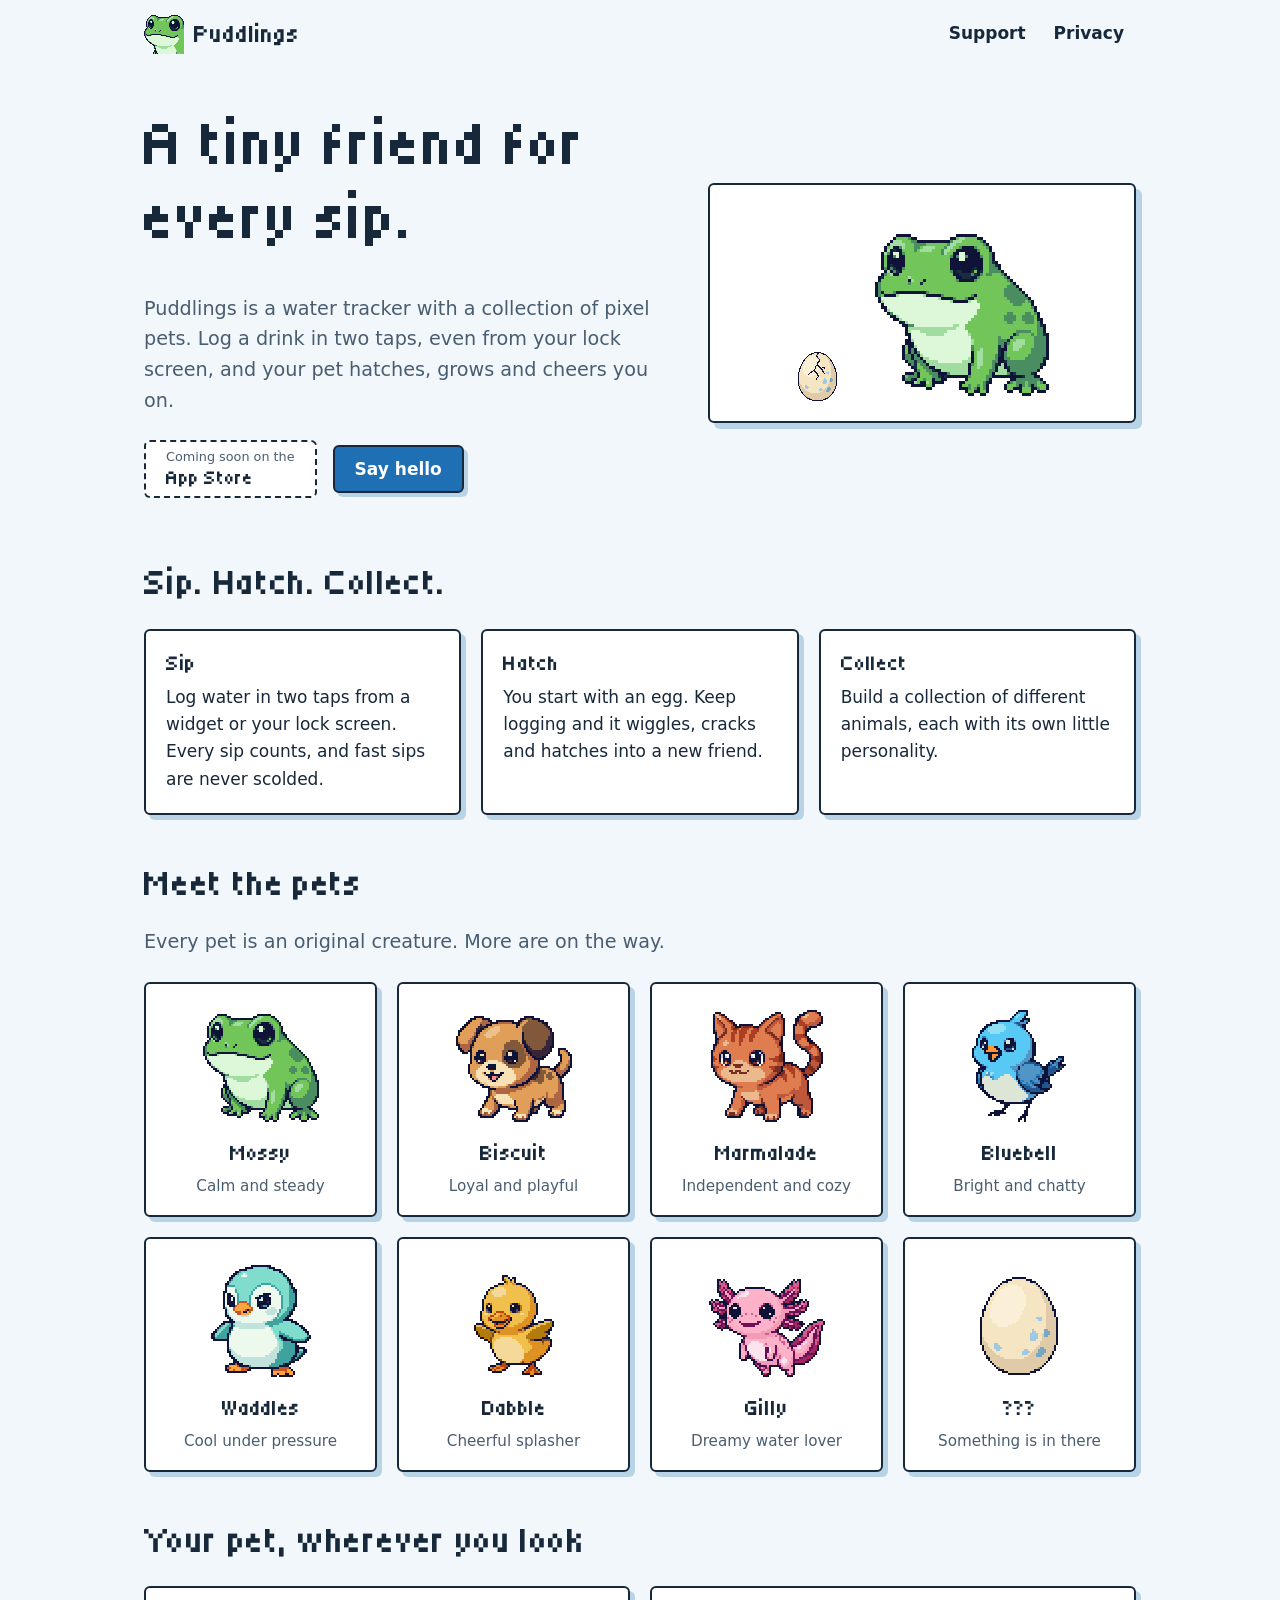
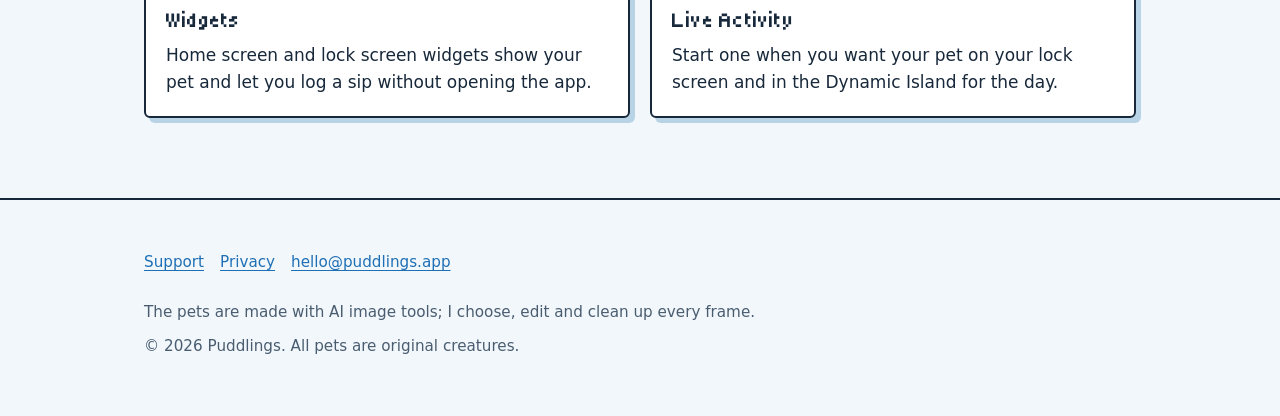
<file: index.html>
<!doctype html>
<html lang="en">
<head>
  <meta charset="utf-8">
  <meta name="viewport" content="width=device-width, initial-scale=1">
  <title>Puddlings: a tiny friend for every sip</title>
  <meta name="description" content="A tiny friend for every sip. Log a drink from your lock screen and a pixel pet hatches, grows and cheers you on.">
  <meta name="color-scheme" content="light dark">
  <link rel="icon" type="image/png" href="/favicon.png">
  <link rel="apple-touch-icon" href="/apple-touch-icon.png">
  <link rel="stylesheet" href="/style.css">
  <link rel="preload" href="/assets/fonts/Tiny5-Regular.ttf" as="font" type="font/ttf" crossorigin>
  <meta property="og:type" content="website">
  <meta property="og:site_name" content="Puddlings">
  <meta property="og:title" content="Puddlings: a tiny friend for every sip">
  <meta property="og:description" content="A tiny friend for every sip. Log a drink from your lock screen and a pixel pet hatches, grows and cheers you on.">
  <meta property="og:url" content="https://puddlings.app/">
  <meta property="og:image" content="https://puddlings.app/assets/og.png">
  <meta property="og:image:width" content="1200">
  <meta property="og:image:height" content="630">
  <meta property="og:image:alt" content="Pixel-art pets of Puddlings: a frog, a puppy, a cat and a penguin.">
  <meta name="twitter:card" content="summary_large_image">
  <meta name="twitter:image" content="https://puddlings.app/assets/og.png">
</head>
<body>
<a class="skip" href="#main">Skip to content</a>
<header class="site-header">
  <div class="wrap">
    <a class="brand" href="/"><img src="/favicon.png" alt="" width="40" height="40">Puddlings</a>
    <nav aria-label="Main">
      <ul>
        <li><a href="/support.html">Support</a></li>
        <li><a href="/privacy.html">Privacy</a></li>
      </ul>
    </nav>
  </div>
</header>
<main id="main">
  <section class="hero">
    <div class="wrap hero-grid">
      <div>
        <h1>A tiny friend for every sip.</h1>
        <p class="lede">Puddlings is a water tracker with a collection of pixel pets. Log a drink in two taps, even from your lock screen, and your pet hatches, grows and cheers you on.</p>
        <div class="cta-row">
          <!-- TODO (Ofek): replace this placeholder with the official App Store badge and link once the app is live. -->
          <div class="badge" role="note" aria-label="Coming soon on the App Store">
            <small>Coming soon on the</small>
            <strong>App Store</strong>
          </div>
          <a class="btn" href="mailto:hello@puddlings.app">Say hello</a>
        </div>
      </div>
      <div class="stage" aria-hidden="true">
        <img class="px s1" src="/assets/pets/egg_3_64_native.png" alt="" width="64" height="64">
        <img class="px s3 bob" src="/assets/pets/frog_64_native.png" alt="" width="192" height="192">
      </div>
    </div>
  </section>

  <section aria-labelledby="how">
    <div class="wrap">
      <h2 id="how">Sip. Hatch. Collect.</h2>
      <ol class="steps">
        <li class="card"><h3>Sip</h3><p>Log water in two taps from a widget or your lock screen. Every sip counts, and fast sips are never scolded.</p></li>
        <li class="card"><h3>Hatch</h3><p>You start with an egg. Keep logging and it wiggles, cracks and hatches into a new friend.</p></li>
        <li class="card"><h3>Collect</h3><p>Build a collection of different animals, each with its own little personality.</p></li>
      </ol>
    </div>
  </section>

  <section aria-labelledby="pets">
    <div class="wrap">
      <h2 id="pets">Meet the pets</h2>
      <p class="lede">Every pet is an original creature. More are on the way.</p>
      <ul class="pets">
        <li class="card pet"><img class="px s2" src="/assets/pets/frog_64_native.png" alt="Mossy, a pixel-art pet" width="128" height="128"><strong>Mossy</strong><span>Calm and steady</span></li>
        <li class="card pet"><img class="px s2" src="/assets/pets/puppy_64_native.png" alt="Biscuit, a pixel-art pet" width="128" height="128"><strong>Biscuit</strong><span>Loyal and playful</span></li>
        <li class="card pet"><img class="px s2" src="/assets/pets/cat_64_native.png" alt="Marmalade, a pixel-art pet" width="128" height="128"><strong>Marmalade</strong><span>Independent and cozy</span></li>
        <li class="card pet"><img class="px s2" src="/assets/pets/bird_64_native.png" alt="Bluebell, a pixel-art pet" width="128" height="128"><strong>Bluebell</strong><span>Bright and chatty</span></li>
        <li class="card pet"><img class="px s2" src="/assets/pets/pengo_64_native.png" alt="Waddles, a pixel-art pet" width="128" height="128"><strong>Waddles</strong><span>Cool under pressure</span></li>
        <li class="card pet"><img class="px s2" src="/assets/pets/dux_64_native.png" alt="Dabble, a pixel-art pet" width="128" height="128"><strong>Dabble</strong><span>Cheerful splasher</span></li>
        <li class="card pet"><img class="px s2" src="/assets/pets/axo_64_native.png" alt="Gilly, a pixel-art pet" width="128" height="128"><strong>Gilly</strong><span>Dreamy water lover</span></li>
        <li class="card pet"><img class="px s2" src="/assets/pets/egg_1_64_native.png" alt="A mystery egg" width="128" height="128"><strong>???</strong><span>Something is in there</span></li>
      </ul>
    </div>
  </section>

  <section aria-labelledby="where">
    <div class="wrap">
      <h2 id="where">Your pet, wherever you look</h2>
      <div class="where">
        <div class="card"><h3>Widgets</h3><p>Home screen and lock screen widgets show your pet and let you log a sip without opening the app.</p></div>
        <div class="card"><h3>Live Activity</h3><p>Start one when you want your pet on your lock screen and in the Dynamic Island for the day.</p></div>
      </div>
    </div>
  </section>
</main>
<footer class="site-footer">
  <div class="wrap">
    <ul>
      <li><a href="/support.html">Support</a></li>
      <li><a href="/privacy.html">Privacy</a></li>
      <li><a href="mailto:hello@puddlings.app">hello@puddlings.app</a></li>
    </ul>
    <p>The pets are made with AI image tools; I choose, edit and clean up every frame.</p>
    <p>&copy; 2026 Puddlings. All pets are original creatures.</p>
  </div>
</footer>
</body>
</html>
</file>
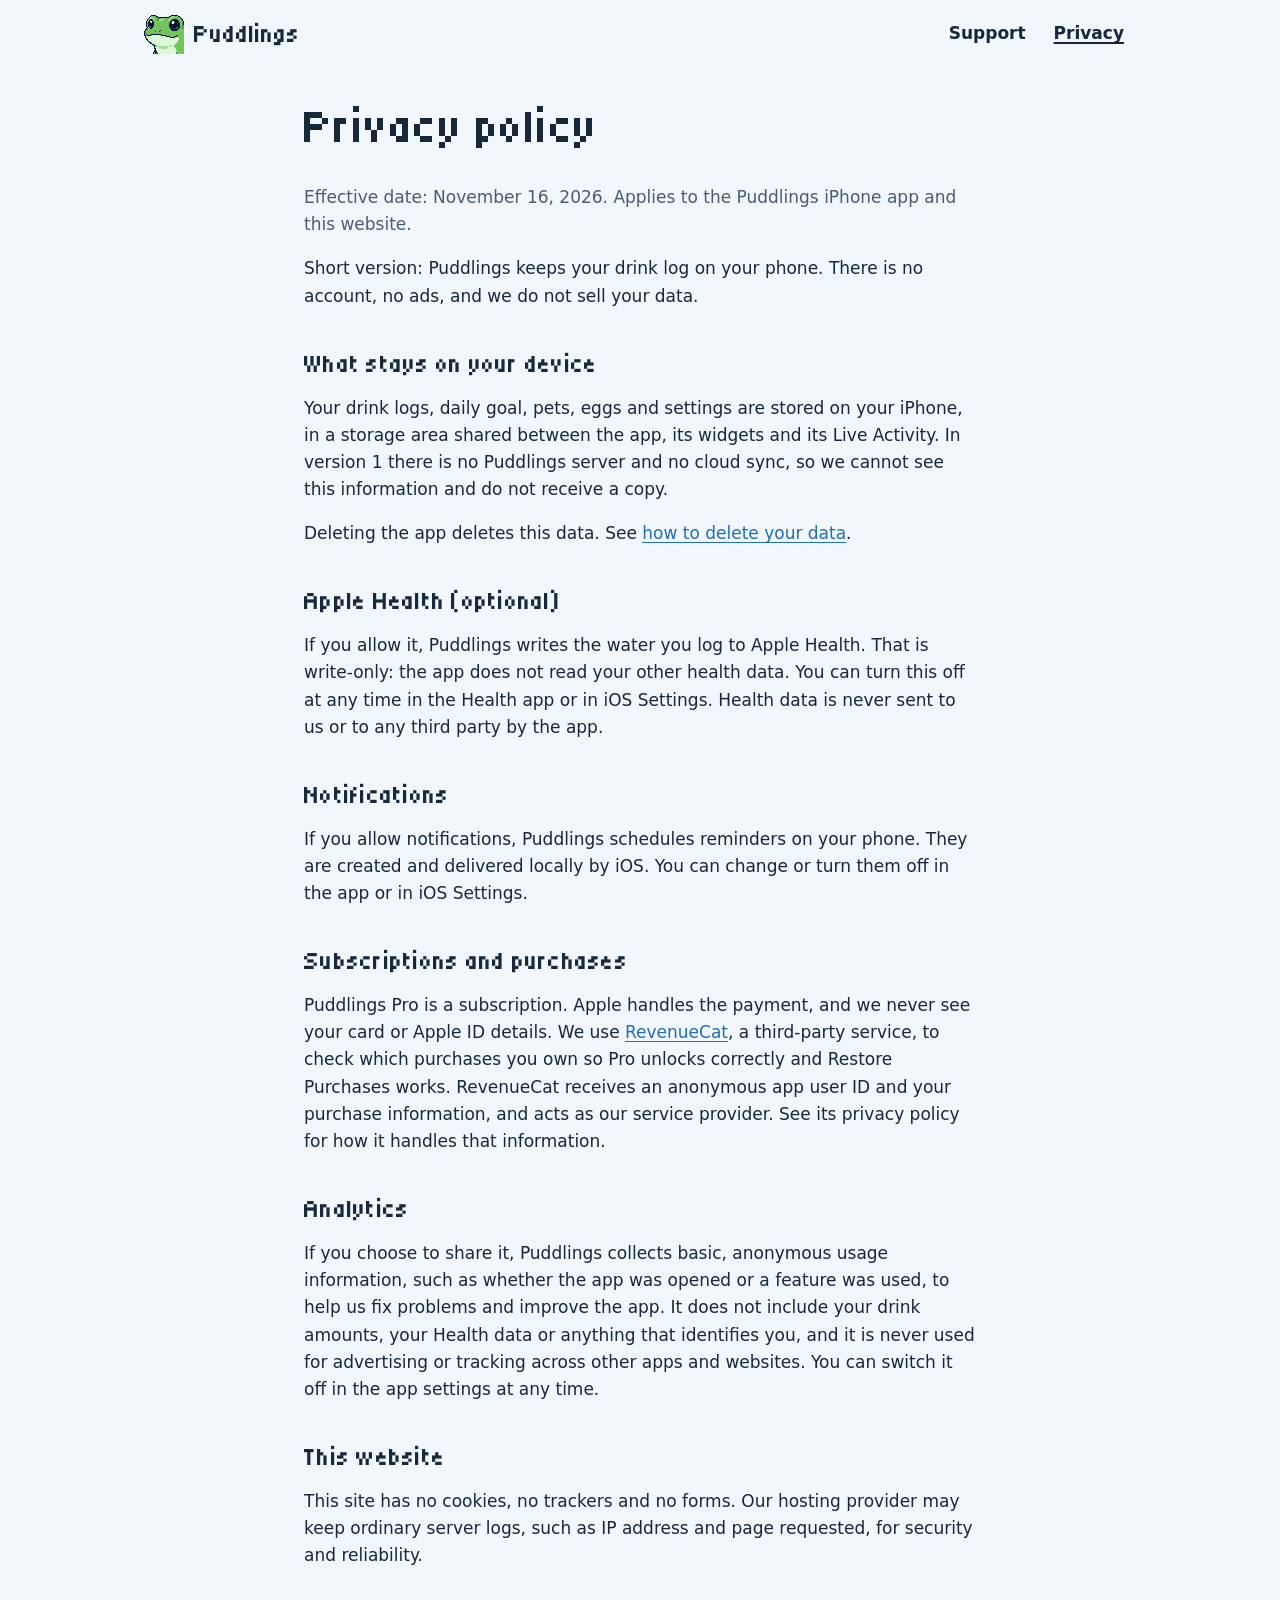
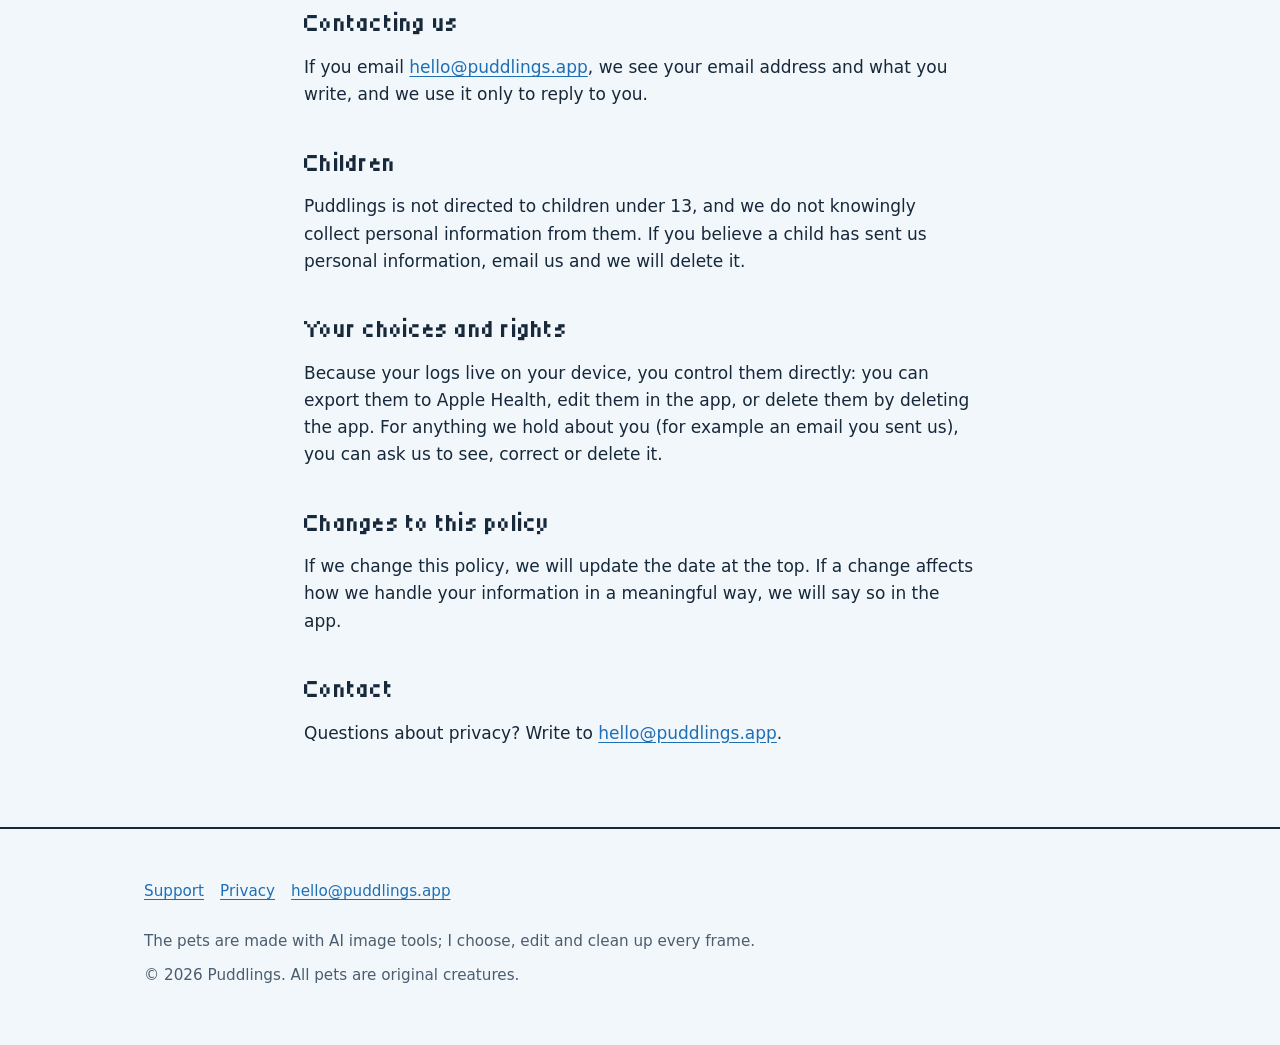
<file: privacy.html>
<!doctype html>
<html lang="en">
<head>
  <meta charset="utf-8">
  <meta name="viewport" content="width=device-width, initial-scale=1">
  <title>Privacy policy | Puddlings</title>
  <meta name="description" content="How Puddlings handles your information: on your device, no account, no ads.">
  <meta name="color-scheme" content="light dark">
  <link rel="icon" type="image/png" href="/favicon.png">
  <link rel="apple-touch-icon" href="/apple-touch-icon.png">
  <link rel="stylesheet" href="/style.css">
  <link rel="preload" href="/assets/fonts/Tiny5-Regular.ttf" as="font" type="font/ttf" crossorigin>
  <meta property="og:type" content="website">
  <meta property="og:site_name" content="Puddlings">
  <meta property="og:title" content="Privacy policy | Puddlings">
  <meta property="og:description" content="How Puddlings handles your information: on your device, no account, no ads.">
  <meta property="og:url" content="https://puddlings.app/privacy.html">
  <meta property="og:image" content="https://puddlings.app/assets/og.png">
  <meta property="og:image:width" content="1200">
  <meta property="og:image:height" content="630">
  <meta property="og:image:alt" content="Pixel-art pets of Puddlings: a frog, a puppy, a cat and a penguin.">
  <meta name="twitter:card" content="summary_large_image">
  <meta name="twitter:image" content="https://puddlings.app/assets/og.png">
</head>
<body>
<a class="skip" href="#main">Skip to content</a>
<header class="site-header">
  <div class="wrap">
    <a class="brand" href="/"><img src="/favicon.png" alt="" width="40" height="40">Puddlings</a>
    <nav aria-label="Main">
      <ul>
        <li><a href="/support.html">Support</a></li>
        <li><a href="/privacy.html" aria-current="page">Privacy</a></li>
      </ul>
    </nav>
  </div>
</header>
<main id="main" class="page">
  <div class="narrow">
    <h1>Privacy policy</h1>
    <p class="meta">Effective date: <!-- TODO (Ofek): set to the date the policy goes live, usually the first TestFlight build. -->November 16, 2026. Applies to the Puddlings iPhone app and this website.</p>

    <p>Short version: Puddlings keeps your drink log on your phone. There is no account, no ads, and we do not sell your data.</p>

    <h2>What stays on your device</h2>
    <p>Your drink logs, daily goal, pets, eggs and settings are stored on your iPhone, in a storage area shared between the app, its widgets and its Live Activity. In version 1 there is no Puddlings server and no cloud sync, so we cannot see this information and do not receive a copy.</p>
    <p>Deleting the app deletes this data. See <a href="/support.html#delete">how to delete your data</a>.</p>

    <h2>Apple Health (optional)</h2>
    <p>If you allow it, Puddlings writes the water you log to Apple Health. That is write-only: the app does not read your other health data. You can turn this off at any time in the Health app or in iOS Settings. Health data is never sent to us or to any third party by the app.</p>

    <h2>Notifications</h2>
    <p>If you allow notifications, Puddlings schedules reminders on your phone. They are created and delivered locally by iOS. You can change or turn them off in the app or in iOS Settings.</p>

    <h2>Subscriptions and purchases</h2>
    <p>Puddlings Pro is a subscription. Apple handles the payment, and we never see your card or Apple ID details. We use <a href="https://www.revenuecat.com/privacy">RevenueCat</a>, a third-party service, to check which purchases you own so Pro unlocks correctly and Restore Purchases works. RevenueCat receives an anonymous app user ID and your purchase information, and acts as our service provider. See its privacy policy for how it handles that information.</p>

    <h2>Analytics</h2>
    <!-- TODO (Ofek): the PRD says "privacy-friendly analytics" but no tool is chosen yet. This paragraph is only true if the final setup matches it.
         Decide: (1) which tool, (2) whether it is opt-in or opt-out, (3) that it never includes drink amounts, health data or anything that identifies a person.
         If you ship with NO analytics, delete this whole section and the "Analytics" line in the summary. If the tool changes, name it here. -->
    <p>If you choose to share it, Puddlings collects basic, anonymous usage information, such as whether the app was opened or a feature was used, to help us fix problems and improve the app. It does not include your drink amounts, your Health data or anything that identifies you, and it is never used for advertising or tracking across other apps and websites. You can switch it off in the app settings at any time.</p>

    <h2>This website</h2>
    <p>This site has no cookies, no trackers and no forms. Our hosting provider may keep ordinary server logs, such as IP address and page requested, for security and reliability. <!-- TODO (Ofek): confirm the final host's log practice (GitHub Pages or Cloudflare Pages) and name it here if you want. --></p>

    <h2>Contacting us</h2>
    <p>If you email <a href="mailto:hello@puddlings.app">hello@puddlings.app</a>, we see your email address and what you write, and we use it only to reply to you.</p>

    <h2>Children</h2>
    <p>Puddlings is not directed to children under 13, and we do not knowingly collect personal information from them. If you believe a child has sent us personal information, email us and we will delete it.</p>

    <h2>Your choices and rights</h2>
    <p>Because your logs live on your device, you control them directly: you can export them to Apple Health, edit them in the app, or delete them by deleting the app. For anything we hold about you (for example an email you sent us), you can ask us to see, correct or delete it. <!-- TODO (Ofek): add region-specific wording (GDPR, UK, California) if a lawyer advises it. --></p>

    <h2>Changes to this policy</h2>
    <p>If we change this policy, we will update the date at the top. If a change affects how we handle your information in a meaningful way, we will say so in the app.</p>

    <h2>Contact</h2>
    <p>Questions about privacy? Write to <a href="mailto:hello@puddlings.app">hello@puddlings.app</a>.</p>
  </div>
</main>
<footer class="site-footer">
  <div class="wrap">
    <ul>
      <li><a href="/support.html">Support</a></li>
      <li><a href="/privacy.html">Privacy</a></li>
      <li><a href="mailto:hello@puddlings.app">hello@puddlings.app</a></li>
    </ul>
    <p>The pets are made with AI image tools; I choose, edit and clean up every frame.</p>
    <p>&copy; 2026 Puddlings. All pets are original creatures.</p>
  </div>
</footer>
</body>
</html>
</file>
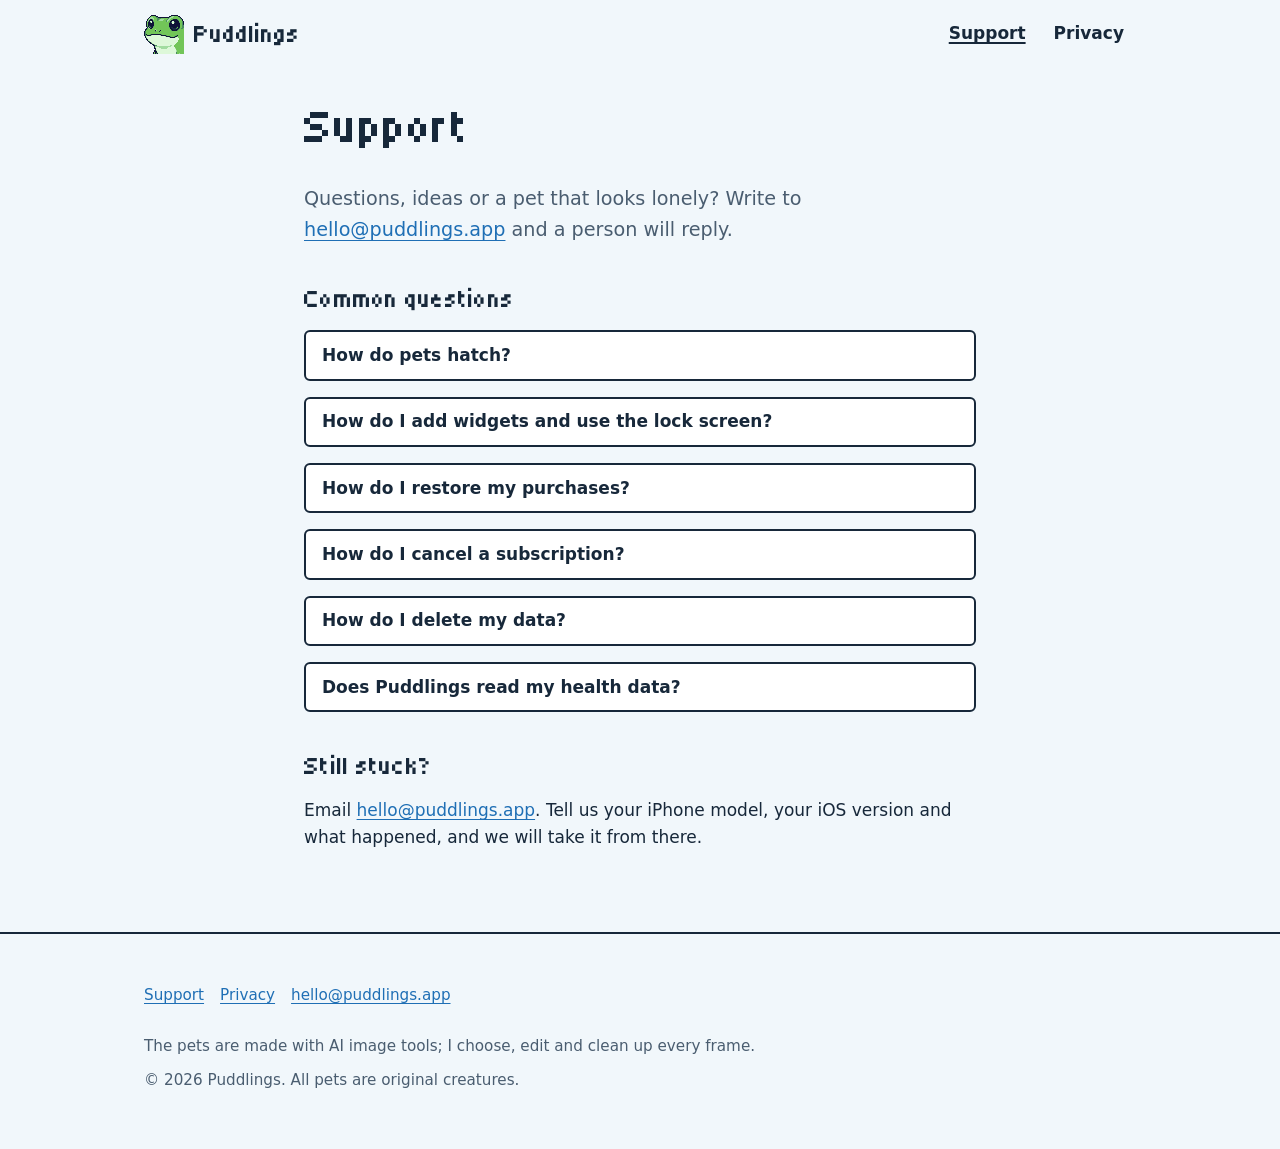
<file: support.html>
<!doctype html>
<html lang="en">
<head>
  <meta charset="utf-8">
  <meta name="viewport" content="width=device-width, initial-scale=1">
  <title>Support | Puddlings</title>
  <meta name="description" content="Help for Puddlings: how pets hatch, widgets and the lock screen, restoring purchases, and deleting your data.">
  <meta name="color-scheme" content="light dark">
  <link rel="icon" type="image/png" href="/favicon.png">
  <link rel="apple-touch-icon" href="/apple-touch-icon.png">
  <link rel="stylesheet" href="/style.css">
  <link rel="preload" href="/assets/fonts/Tiny5-Regular.ttf" as="font" type="font/ttf" crossorigin>
  <meta property="og:type" content="website">
  <meta property="og:site_name" content="Puddlings">
  <meta property="og:title" content="Support | Puddlings">
  <meta property="og:description" content="Help for Puddlings: how pets hatch, widgets and the lock screen, restoring purchases, and deleting your data.">
  <meta property="og:url" content="https://puddlings.app/support.html">
  <meta property="og:image" content="https://puddlings.app/assets/og.png">
  <meta property="og:image:width" content="1200">
  <meta property="og:image:height" content="630">
  <meta property="og:image:alt" content="Pixel-art pets of Puddlings: a frog, a puppy, a cat and a penguin.">
  <meta name="twitter:card" content="summary_large_image">
  <meta name="twitter:image" content="https://puddlings.app/assets/og.png">
</head>
<body>
<a class="skip" href="#main">Skip to content</a>
<header class="site-header">
  <div class="wrap">
    <a class="brand" href="/"><img src="/favicon.png" alt="" width="40" height="40">Puddlings</a>
    <nav aria-label="Main">
      <ul>
        <li><a href="/support.html" aria-current="page">Support</a></li>
        <li><a href="/privacy.html">Privacy</a></li>
      </ul>
    </nav>
  </div>
</header>
<main id="main" class="page">
  <div class="narrow">
    <h1>Support</h1>
    <p class="lede">Questions, ideas or a pet that looks lonely? Write to <a href="mailto:hello@puddlings.app">hello@puddlings.app</a> and a person will reply.</p>

    <h2>Common questions</h2>

    <details id="hatching">
      <summary>How do pets hatch?</summary>
      <p>You start with an egg. As you log drinks over about seven days, the egg wiggles and cracks, then hatches into a pet from the collection. You earn coins for logging, and coins unlock more pets. Every log counts, however fast or slow you drink.</p>
    </details>

    <details id="widgets">
      <summary>How do I add widgets and use the lock screen?</summary>
      <p><strong>Home screen:</strong> touch and hold an empty spot, tap the plus button, search for Puddlings and pick a size.</p>
      <p><strong>Lock screen:</strong> touch and hold the lock screen, tap Customize, choose Lock Screen, tap Add Widgets and pick Puddlings.</p>
      <p><strong>Live Activity:</strong> start it from inside the app when you want your pet on the lock screen and in the Dynamic Island. iOS limits a Live Activity to about eight hours, so start a new one when you like.</p>
    </details>

    <details id="restore">
      <summary>How do I restore my purchases?</summary>
      <p>Open Puddlings, go to Settings and tap Restore Purchases. Use the same Apple ID you bought with. If Pro still does not unlock, email us and include the Apple ID email on your receipt.</p>
      <!-- TODO (Ofek): confirm the exact menu name once the Settings screen exists. -->
    </details>

    <details id="cancel">
      <summary>How do I cancel a subscription?</summary>
      <p>Subscriptions are managed by Apple. Open iOS Settings, tap your name, then Subscriptions, choose Puddlings and tap Cancel. Your pets stay yours.</p>
    </details>

    <details id="delete">
      <summary>How do I delete my data?</summary>
      <p>Your logs live only on your iPhone, so deleting the app removes them. To delete water you already sent to Apple Health, open the Health app, go to Browse, then Body Measurements or Nutrition, then Water, and choose Show All Data. Puddlings has no account and no server, so there is nothing to delete on our side.</p>
      <!-- TODO (Ofek): check the Health app menu path on a real iOS 17 device; Apple moves these around. -->
    </details>

    <details id="health">
      <summary>Does Puddlings read my health data?</summary>
      <p>No. If you allow it, the app only writes the water you log to Apple Health. Details are in the <a href="/privacy.html">privacy policy</a>.</p>
    </details>

    <h2>Still stuck?</h2>
    <p>Email <a href="mailto:hello@puddlings.app">hello@puddlings.app</a>. Tell us your iPhone model, your iOS version and what happened, and we will take it from there.</p>
  </div>
</main>
<footer class="site-footer">
  <div class="wrap">
    <ul>
      <li><a href="/support.html">Support</a></li>
      <li><a href="/privacy.html">Privacy</a></li>
      <li><a href="mailto:hello@puddlings.app">hello@puddlings.app</a></li>
    </ul>
    <p>The pets are made with AI image tools; I choose, edit and clean up every frame.</p>
    <p>&copy; 2026 Puddlings. All pets are original creatures.</p>
  </div>
</footer>
</body>
</html>
</file>
<file: style.css>
/* Puddlings site. One shared stylesheet, no build step.
   Colours are variables so dark mode only redefines them. */

@font-face {
  font-family: "Tiny5";
  src: url("assets/fonts/Tiny5-Regular.ttf") format("truetype");
  font-weight: 400;
  font-style: normal;
  font-display: swap;
}

:root {
  --bg: #f1f7fb;
  --surface: #ffffff;
  --ink: #17283a;
  --muted: #4a5d70;
  --accent: #1f6fb5;       /* water blue; white text on it passes AA */
  --accent-ink: #ffffff;
  --line: #17283a;
  --shadow: #b9d3e6;
  --focus: #b5470a;
  --radius: 6px;
  --font-body: -apple-system, BlinkMacSystemFont, "SF Pro Text", "Segoe UI", system-ui, Roboto, "Helvetica Neue", Arial, sans-serif;
  --font-pixel: "Tiny5", ui-monospace, "SF Mono", Menlo, monospace;
}

@media (prefers-color-scheme: dark) {
  :root {
    --bg: #0e1a29;
    --surface: #16273b;
    --ink: #e8f1f8;
    --muted: #a9bccd;
    --accent: #7cc0f2;
    --accent-ink: #0e1a29;
    --line: #7cc0f2;
    --shadow: #05101c;
    --focus: #ffb86b;
  }
}

* { box-sizing: border-box; }

html { -webkit-text-size-adjust: 100%; }

body {
  margin: 0;
  background: var(--bg);
  color: var(--ink);
  font-family: var(--font-body);
  font-size: 1.0625rem;
  line-height: 1.6;
}

.wrap {
  width: min(100% - 2rem, 62rem);
  margin-inline: auto;
}

.narrow { width: min(100% - 2rem, 42rem); margin-inline: auto; }

h1, h2, h3 {
  font-family: var(--font-pixel);
  font-weight: 400;
  line-height: 1.15;
  letter-spacing: 0.01em;
  margin: 0 0 0.6em;
}
h1 { font-size: clamp(2.4rem, 9vw, 4rem); }
h2 { font-size: clamp(1.7rem, 5vw, 2.3rem); margin-top: 0; }
h3 { font-size: 1.35rem; }

p { margin: 0 0 1em; }
.lede { font-size: 1.2rem; color: var(--muted); max-width: 34rem; }

a { color: var(--accent); text-underline-offset: 0.2em; }
a:hover { text-decoration-thickness: 2px; }

:focus-visible {
  outline: 3px solid var(--focus);
  outline-offset: 3px;
}

.skip {
  position: absolute; left: 1rem; top: -4rem;
  background: var(--surface); color: var(--ink);
  padding: 0.75rem 1rem; border: 2px solid var(--line); z-index: 10;
}
.skip:focus { top: 1rem; }

/* Header and footer */
.site-header { padding: 0.75rem 0; }
.site-header .wrap {
  display: flex; align-items: center; justify-content: space-between;
  gap: 1rem; flex-wrap: wrap;
}
.brand {
  display: inline-flex; align-items: center; gap: 0.6rem;
  min-height: 44px;
  font-family: var(--font-pixel); font-size: 1.6rem;
  color: var(--ink); text-decoration: none;
}
.brand img { width: 40px; height: 40px; image-rendering: pixelated; }

nav ul { list-style: none; display: flex; gap: 0.25rem; margin: 0; padding: 0; }
nav a {
  display: inline-flex; align-items: center;
  min-height: 44px; padding: 0 0.75rem;
  color: var(--ink); text-decoration: none; font-weight: 600;
}
nav a:hover, nav a[aria-current="page"] { text-decoration: underline; text-decoration-thickness: 2px; }

.site-footer {
  margin-top: 5rem; padding: 2.5rem 0 3rem;
  border-top: 2px solid var(--line);
  color: var(--muted); font-size: 0.95rem;
}
.site-footer ul { list-style: none; padding: 0; margin: 0 0 1rem; display: flex; flex-wrap: wrap; gap: 0 1rem; }
.site-footer li a { display: inline-flex; align-items: center; min-height: 44px; }
.site-footer p { margin-bottom: 0.6rem; max-width: 40rem; }

/* Hero */
.hero { padding: 2.5rem 0 1rem; }
.hero-grid { display: grid; gap: 2.5rem; align-items: center; grid-template-columns: minmax(0, 1fr); }
.hero-grid > * { min-width: 0; }
@media (min-width: 52rem) { .hero-grid { grid-template-columns: minmax(0, 1.1fr) minmax(0, 0.9fr); } }

.stage {
  background: var(--surface);
  border: 2px solid var(--line);
  border-radius: var(--radius);
  box-shadow: 6px 6px 0 var(--shadow);
  padding: 1.5rem 1rem 1rem;
  display: flex; justify-content: center; align-items: flex-end; gap: 1rem;
  min-height: 15rem;
}
/* Pets are 64px sprites drawn at whole multiples only: never smoothed. */
.px { image-rendering: pixelated; image-rendering: crisp-edges; display: block; }
.px.s1 { width: 64px; height: 64px; }
.px.s2 { width: 128px; height: 128px; }
.px.s3 { width: 192px; height: 192px; }
.bob { animation: bob 2.4s steps(2, jump-none) infinite; }
@keyframes bob { 0% { transform: translateY(0); } 100% { transform: translateY(-6px); } }

/* Store badge placeholder: clearly not a link, because the app is not out yet */
.badge {
  display: inline-flex; flex-direction: column; justify-content: center;
  min-height: 56px; padding: 0.4rem 1.25rem;
  background: var(--surface); color: var(--ink);
  border: 2px dashed var(--line); border-radius: var(--radius);
  line-height: 1.25;
}
.badge small { color: var(--muted); font-size: 0.8rem; }
.badge strong { font-family: var(--font-pixel); font-weight: 400; font-size: 1.25rem; }

.btn {
  display: inline-flex; align-items: center; justify-content: center;
  min-height: 48px; padding: 0 1.25rem;
  background: var(--accent); color: var(--accent-ink);
  border: 2px solid var(--line); border-radius: var(--radius);
  box-shadow: 4px 4px 0 var(--shadow);
  font-weight: 700; text-decoration: none;
}
.btn:hover { transform: translate(-1px, -1px); box-shadow: 5px 5px 0 var(--shadow); }

.cta-row { display: flex; flex-wrap: wrap; gap: 1rem; align-items: center; margin-top: 1.5rem; }

/* Sections */
section { padding: 3rem 0 0; }

.steps { display: grid; gap: 1.25rem; list-style: none; padding: 0; margin: 1.5rem 0 0; }
@media (min-width: 40rem) { .steps { grid-template-columns: repeat(3, 1fr); } }
.card {
  background: var(--surface); border: 2px solid var(--line);
  border-radius: var(--radius); box-shadow: 5px 5px 0 var(--shadow);
  padding: 1.25rem;
}
.card h3 { margin-bottom: 0.4em; }
.card p:last-child { margin-bottom: 0; }

.pets { display: grid; gap: 1.25rem; grid-template-columns: repeat(2, 1fr); list-style: none; padding: 0; margin: 1.5rem 0 0; }
@media (min-width: 40rem) { .pets { grid-template-columns: repeat(4, 1fr); } }
.pet { text-align: center; padding: 1rem 0.5rem; }
.pet .px { margin: 0 auto 0.5rem; }
.pet strong { font-family: var(--font-pixel); font-weight: 400; font-size: 1.4rem; display: block; }
.pet span { color: var(--muted); font-size: 0.95rem; }

.where { display: grid; gap: 1.25rem; margin-top: 1.5rem; }
@media (min-width: 40rem) { .where { grid-template-columns: repeat(2, 1fr); } }

/* Prose pages (privacy, support, 404) */
.page { padding: 2rem 0 0; }
.page h1 { font-size: clamp(2rem, 7vw, 3rem); }
.page h2 { font-size: 1.6rem; margin-top: 2.5rem; }
.page ul { padding-left: 1.25rem; }
.page li { margin-bottom: 0.4rem; }
.meta { color: var(--muted); }

details {
  background: var(--surface); border: 2px solid var(--line);
  border-radius: var(--radius); margin-bottom: 1rem;
}
summary {
  cursor: pointer; min-height: 44px; padding: 0.6rem 1rem;
  display: flex; align-items: center;
  font-weight: 700;
}
details[open] summary { border-bottom: 2px solid var(--line); }
details > :not(summary) { margin: 1rem 1rem 0; }
details > :last-child { margin-bottom: 1rem; }

.center { text-align: center; }

@media (prefers-reduced-motion: reduce) {
  .bob { animation: none; }
  .btn:hover { transform: none; }
  * { scroll-behavior: auto !important; }
}
</file>
